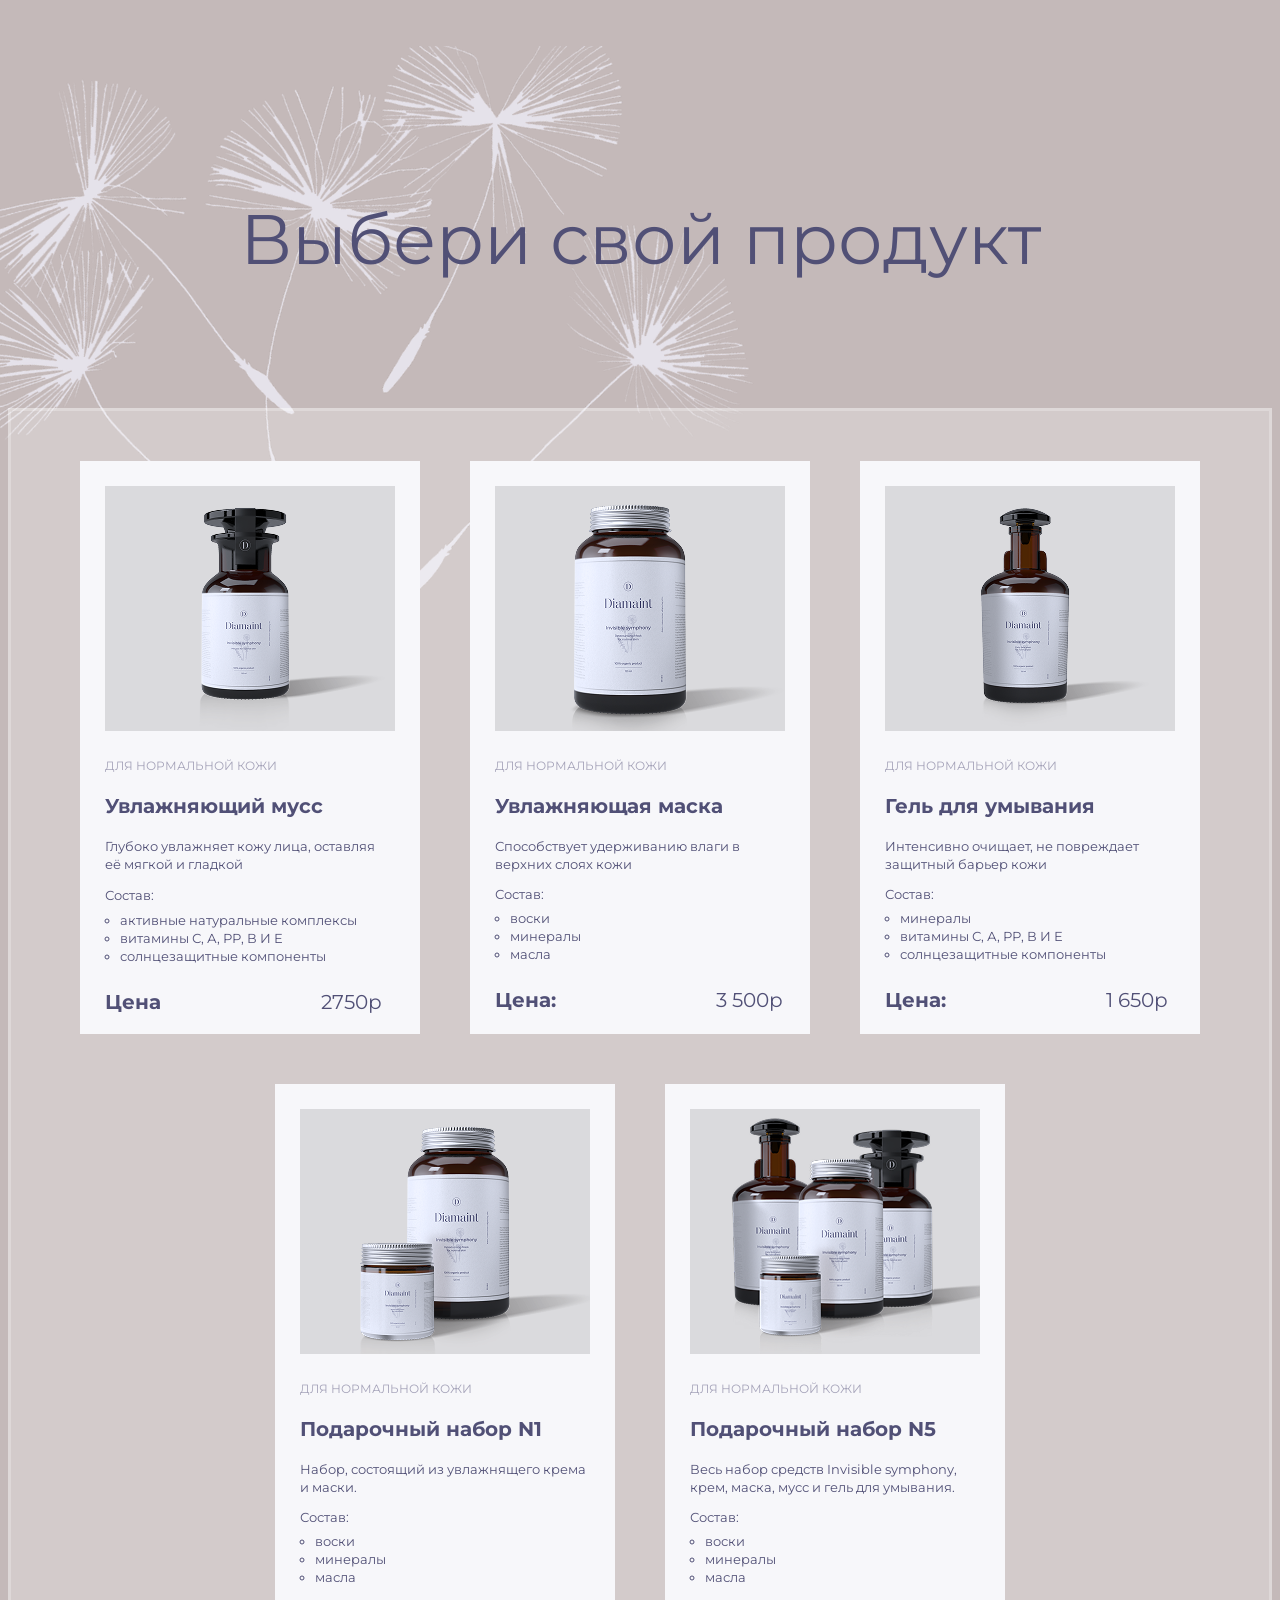
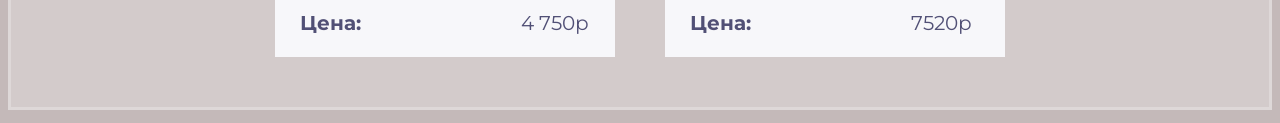
<file: index04.html>
<!DOCTYPE html>
<html lang="ru">
 <head>
  <meta charset="UTF-8">
  <meta name="viewport" content="width=device-width, initial-scale=1.0">
  <title>Верстка всех карточек</title>
  <link rel="preconnect" href="https://fonts.googleapis.com">
  <link rel="preconnect" href="https://fonts.gstatic.com" crossorigin>
  <link href="https://fonts.googleapis.com/css2?family=Montserrat:ital,wght@0,100..900;1,100..900&display=swap" rel="stylesheet">
  <link rel="stylesheet" href="style04.css">
 </head>
  <body class="body-style">
    <h1 class="title">Выбери свой продукт</h1>
    <ul class="ul-style">
        <li class="li-style"> 
           <img  src="images/photo 1.png". alt="Увлажняющий мусс" class="product-photo"> 
           <span class="product-tag">для нормальной кожи</span>
           <h2 class="product-name">Увлажняющий мусс</h2>
           <p class="description">Глубоко увлажняет кожу лица, оставляя её мягкой и гладкой</p>
           <span class="mini-title">Состав:</span>
            <ul class="product-compound"> 
                <li>активные натуральные комплексы</li>
                <li>витамины С, А, РР, В И Е</li>
                <li>солнцезащитные компоненты</li>   
            </ul>
            <div class="product-price">
                <b>Цена</b>
                <span>2750р</span>
            </div>
        </li> 
     
        <li class="li-style">
            <img   src="images/photo 2.png" alt="Увлажняющая маска" class="product-photo">
            <span class="product-tag">для нормальной кожи</span>
            <h2 class=product-name>Увлажняющая маска</h2>
            <p class="description">Способствует удерживанию влаги в верхних слоях кожи</p>
            <span class="product-mini-title">Состав:</span>
            <ul class="product-compound">
                <li>воски</li>
                <li>минералы</li>
                <li>масла</li>
            </ul>
            <div class="product-price">
                 <b>Цена:</b>
                 <span>3 500р</span>
            </div>
        </li>
     
        <li class="li-style">
            <img src="images/photo 3.png" alt="Гель для умывания" class="product-photo">
            <span class="product-tag">для нормальной кожи</span>
            <h2 class="product-name">Гель для умывания</h2>
            <p class="description">Интенсивно очищает, не повреждает защитный барьер кожи</p>
            <span class="product-mini-title">Состав:</span>
            <ul class="product-compound">
                <li>минералы</li>
                <li>витамины С, А, РР, В И Е</li>
                <li>солнцезащитные компоненты</li>
            </ul>
            <div class="product-price">
                <b>Цена:</b>
                <span>1 650р</span>
            </div>
        </li>
     
        <li class="li-style">
            <img src="images/photo 4.png" alt="Подарочный набор N1" class="product-photo">
            <span class="product-tag">для нормальной кожи</span>
            <h2 class="product-name">Подарочный набор N1</h2>
            <p class="description">Набор, состоящий из увлажнящего крема и маски.</p>
            <span class="product-mini-title">Состав:</span>
            <ul class="product-compound">
                <li>воски</li>
                <li>минералы</li>
                <li>масла</li>
            </ul>
            <div class="product-price">
                <b>Цена:</b>
                <span>4 750р</span>
            </div>
        </li>
    
        <li class="li-style">
            <img src="images/photo 5.png" alt="Подарочный набор N5" class="product-photo">
            <span class="product-tag">для нормальной кожи</span>
            <h2 class="product-name">Подарочный набор N5</h2>
            <p class="description">Весь набор средств Invisible symphony, крем, маска, мусс и гель для умывания.</p>
            <span class="product-mini-title">Состав:</span>
            <ul class="product-compound">
                <li>воски</li>
                <li>минералы</li>
                <li>масла</li>
            </ul>
            <div  class="product-price">
                <b>Цена:</b>
                <span>7520р</span>
            </div>
        </li>
    </ul>
</body>
</html>
</file>
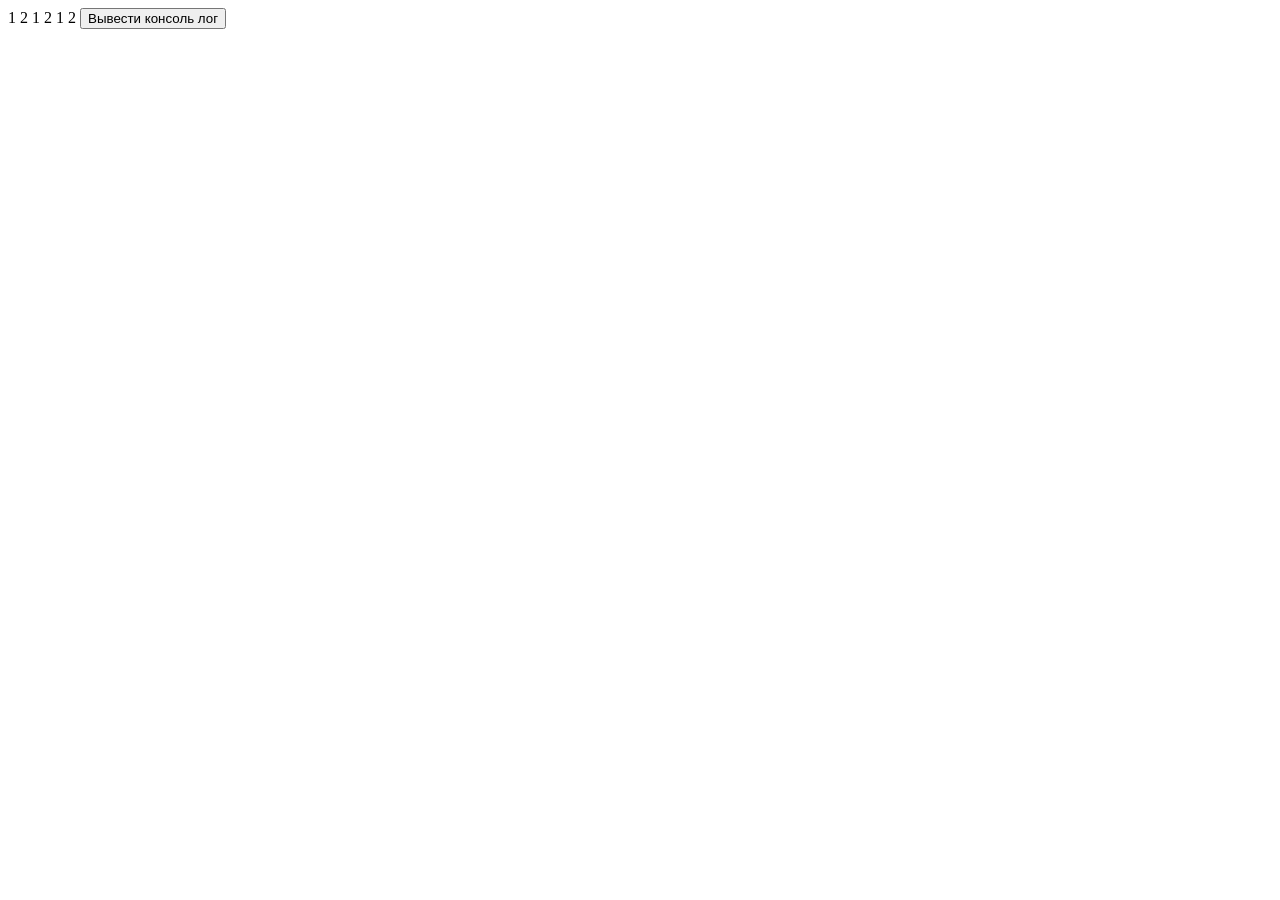
<file: index08.html>
<!DOCTYPE html>
<html lang="ru">
<head>
    <meta charset="UTF-8">
    <meta name="viewport" content="width=device-width, initial-scale=1.0">
    <title>Homework-08</title> 
</head>
<body>
  <span>1</span>
  <span>2</span>
  <span>1</span>
  <span>2</span>
  <span>1</span>
  <span>2</span>
  <button id="test">Вывести консоль лог</button>
  <script src="homework-08.js"></script>
</body>
</html>
</file>
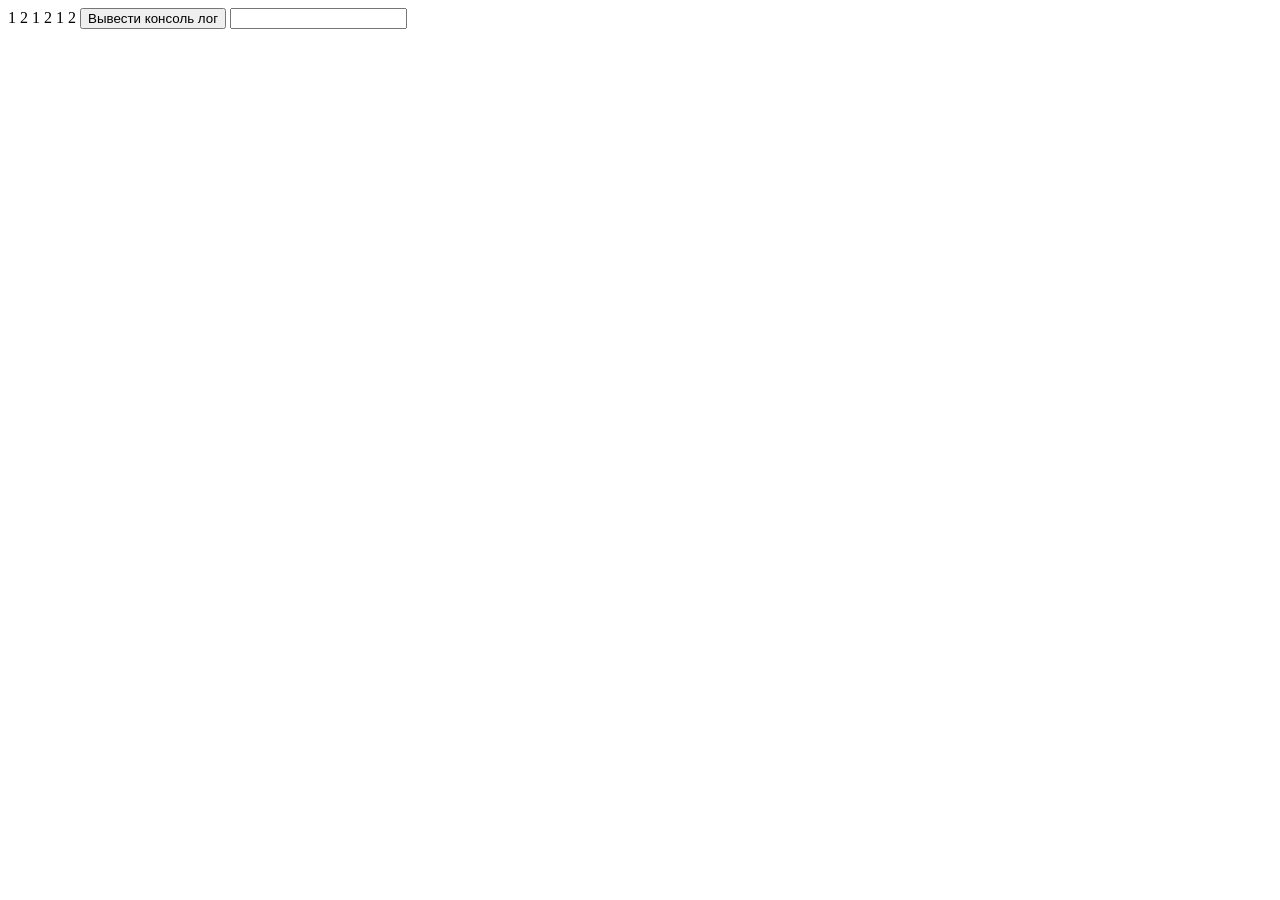
<file: index09.html>
<!DOCTYPE html>
<html lang="ru">
<head>
    <meta charset="UTF-8">
    <meta name="viewport" content="width=device-width, initial-scale=1.0">
    <title>Homework-09</title> 
</head>
<body>
  <span>1</span>
  <span>2</span>
  <span>1</span>
  <span>2</span>
  <span>1</span>
  <span>2</span>
  <button id="test">Вывести консоль лог</button>
  <input>
  <script type="module" src="homework-09.js"></script>  
</body>
</html>
</file>
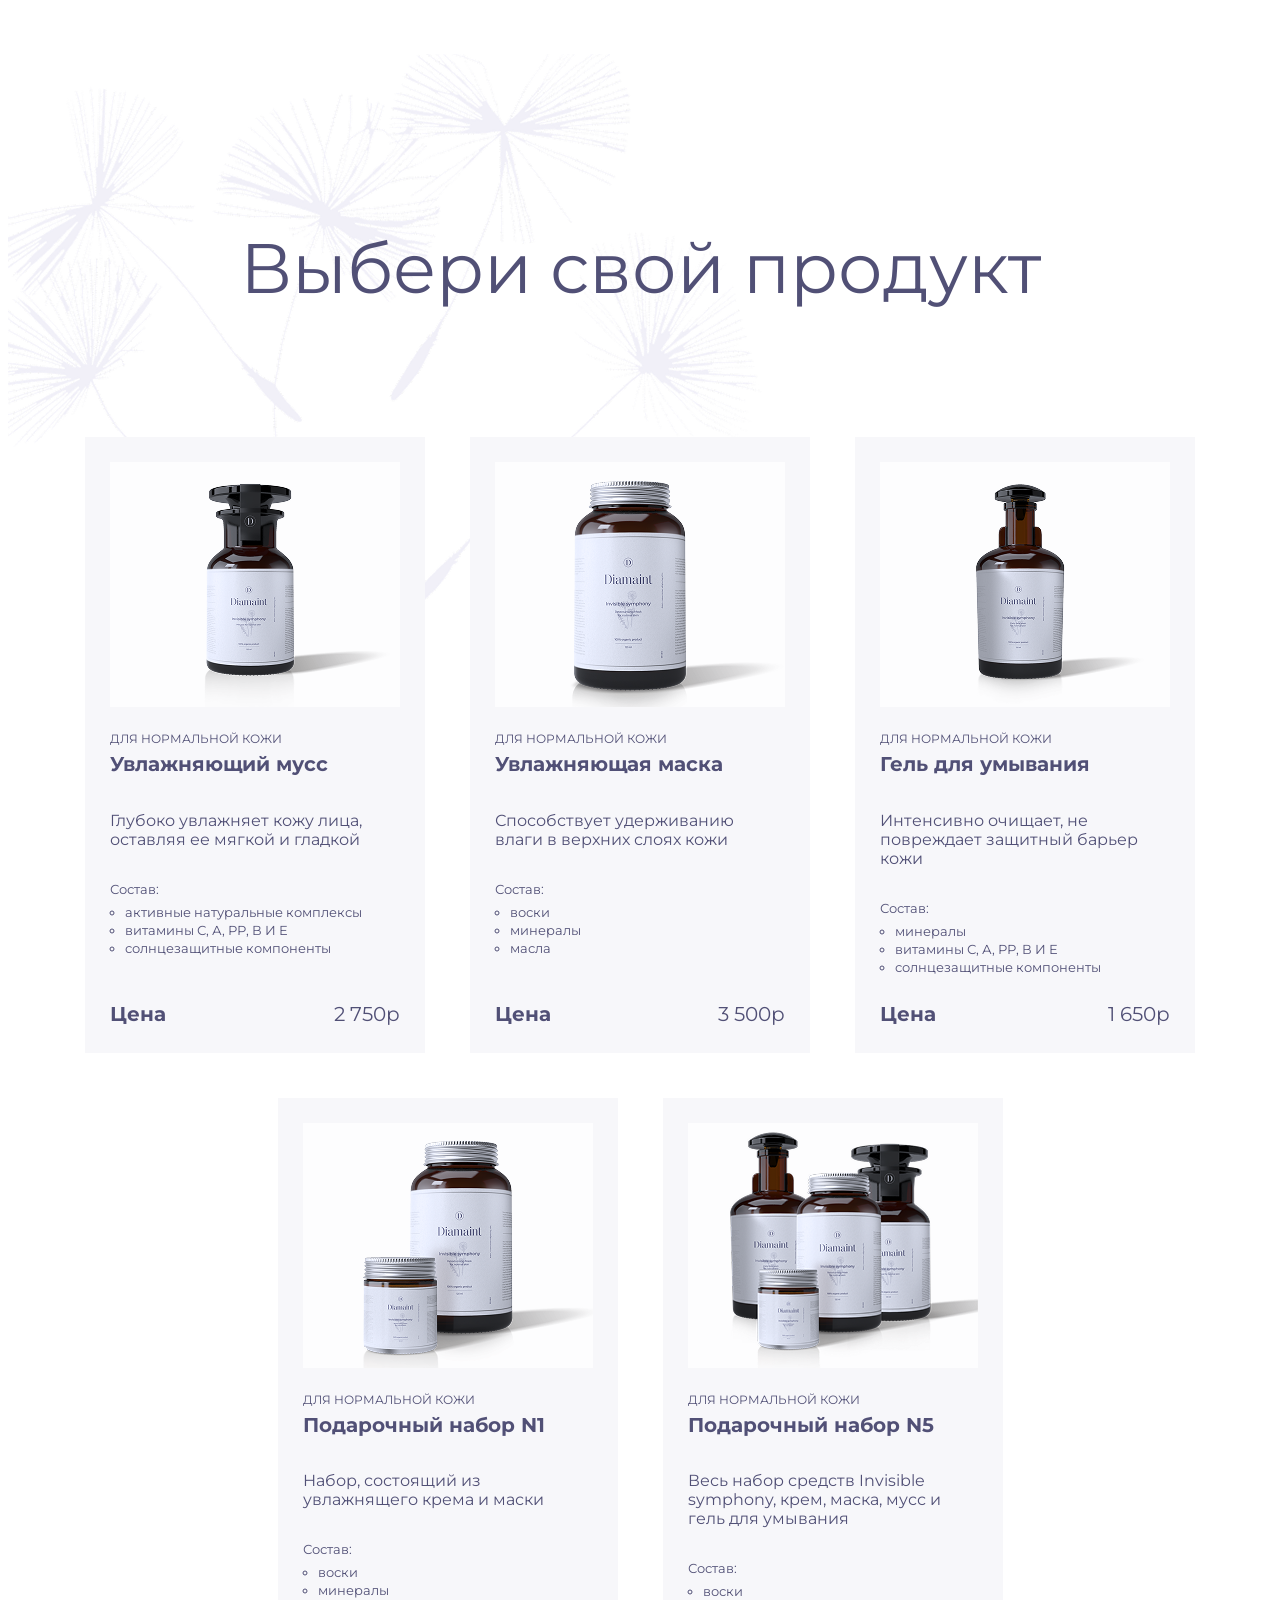
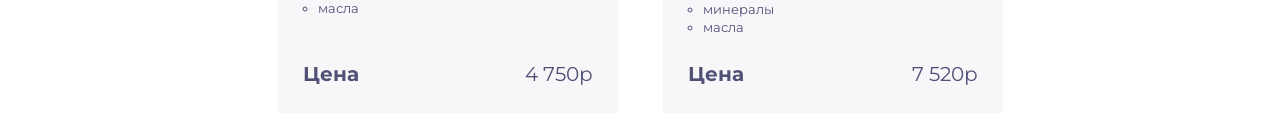
<file: index10.html>
<!DOCTYPE html>
<html lang="ru">
<head>
  <meta charset="UTF-8">
  <meta name="viewport" content="width=device-width, initial-scale=1.0">
  <title>Homework-10</title>
  <link rel="preconnect" href="https://fonts.googleapis.com">
  <link rel="preconnect" href="https://fonts.gstatic.com" crossorigin>
  <link href="https://fonts.googleapis.com/css2?family=Montserrat:ital,wght@0,100..900;1,100..900&display=swap" rel="stylesheet">
  <link rel="stylesheet" href="style10.css"> 
  <link rel="stylesheet" href="style/container.css">
  <link rel="stylesheet" href="style/clear-list.css">
  <link rel="stylesheet" href="style/main-title.css">
  <link rel="stylesheet" href="style/catalog.css">
  <link rel="stylesheet" href="style/product-card.css">
  <link rel="stylesheet" href="style/compound.css">
  <link rel="stylesheet" href="style/price.css">
</head>
<body>
    <main class="catalog">
        <div class="catalog__container container">
            <h1 class="catalog__title main-title">Выбери свой продукт</h1>
            <ul class="catalog__products-list clear-list"></ul>
        </div>
    </main>


    <template id="product-card-template">
      <li class="catalog__item product-card">
        <img src="" alt=""class="product-card__image">
        <span class="product-card__category"></span>
        <h2 class="product-card__name"></h2>
        <p class="product-card__description"></p>
        <div class="product-card__compound compound">
            <span class="compound__name">Состав:</span>
            <ul class="compound__list"></ul>
        </div>
        <div class="product-card__price price">
            <b class="ptice__text">Цена</b>
            <span class="price__value"></span>
        </div>
      </li>
    </template>

    <script type="module" src="homework-10.js"></script>
</body>
</html>
</file>
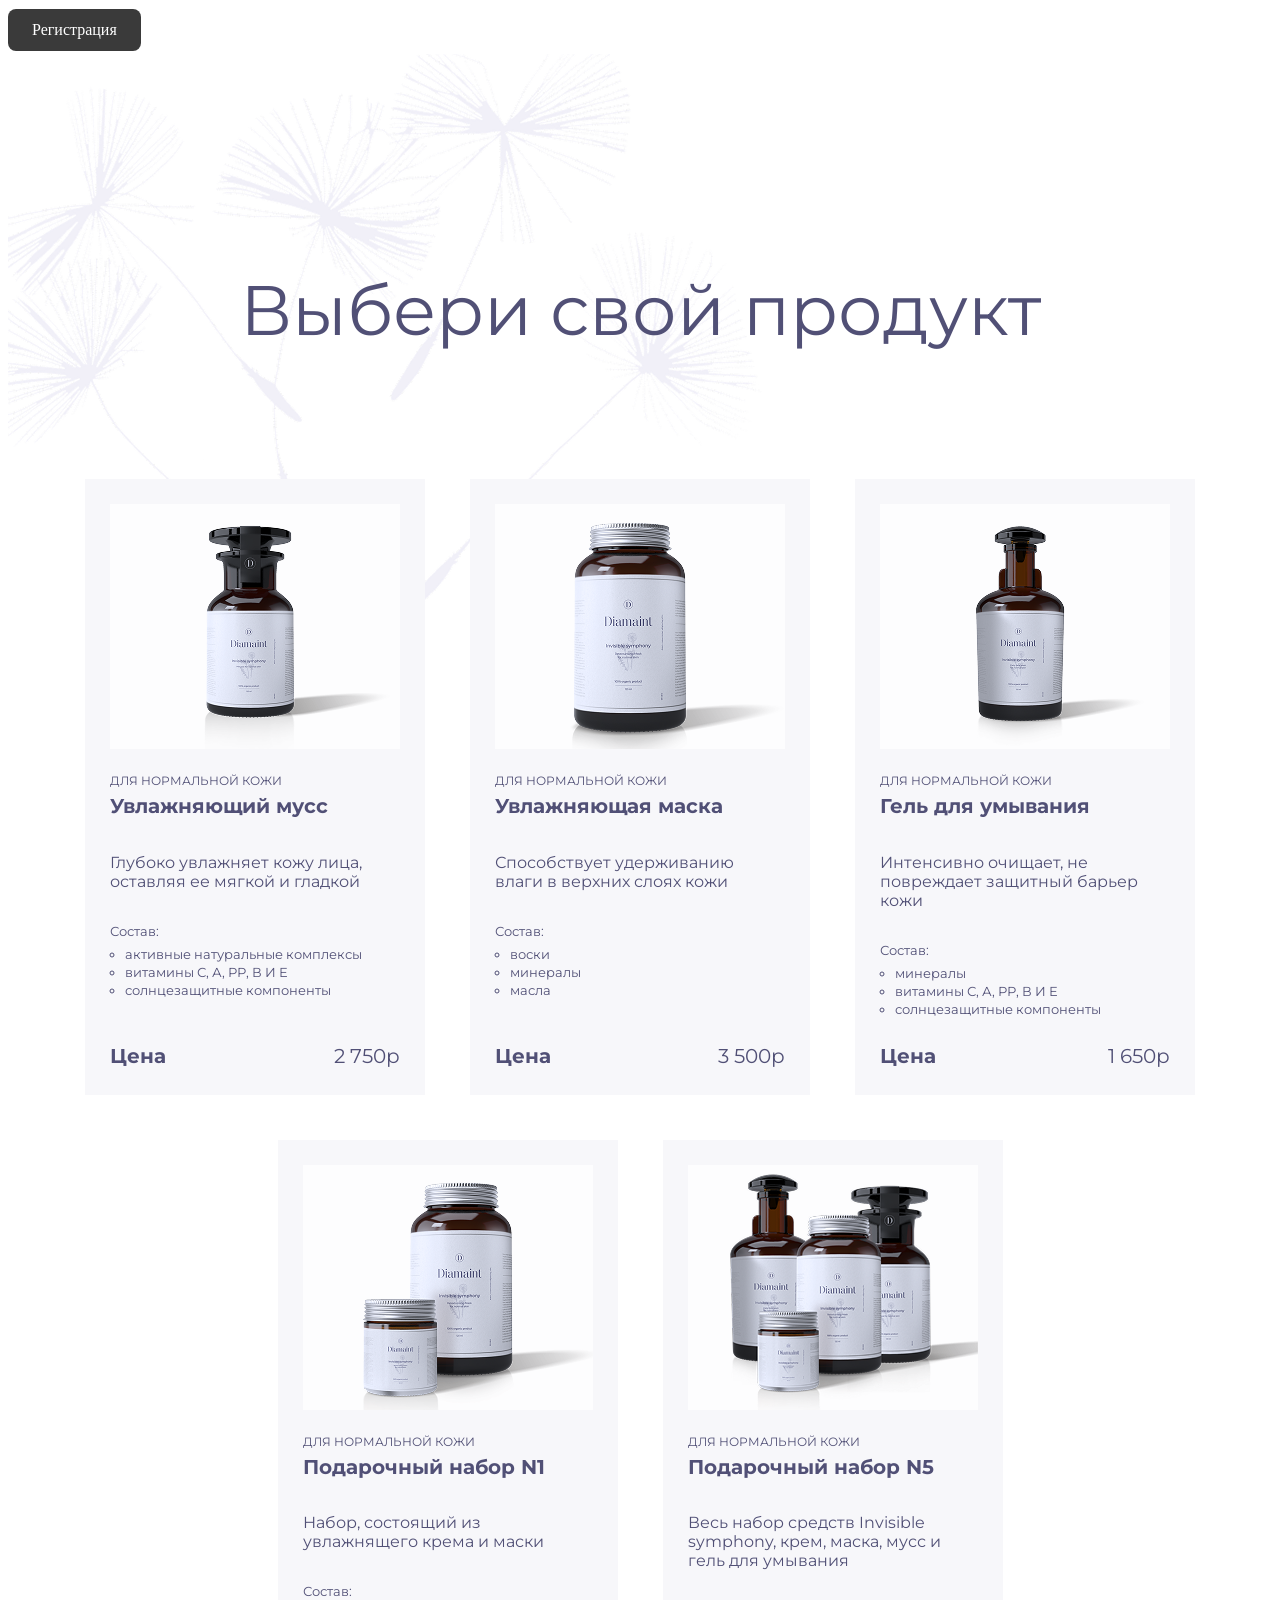
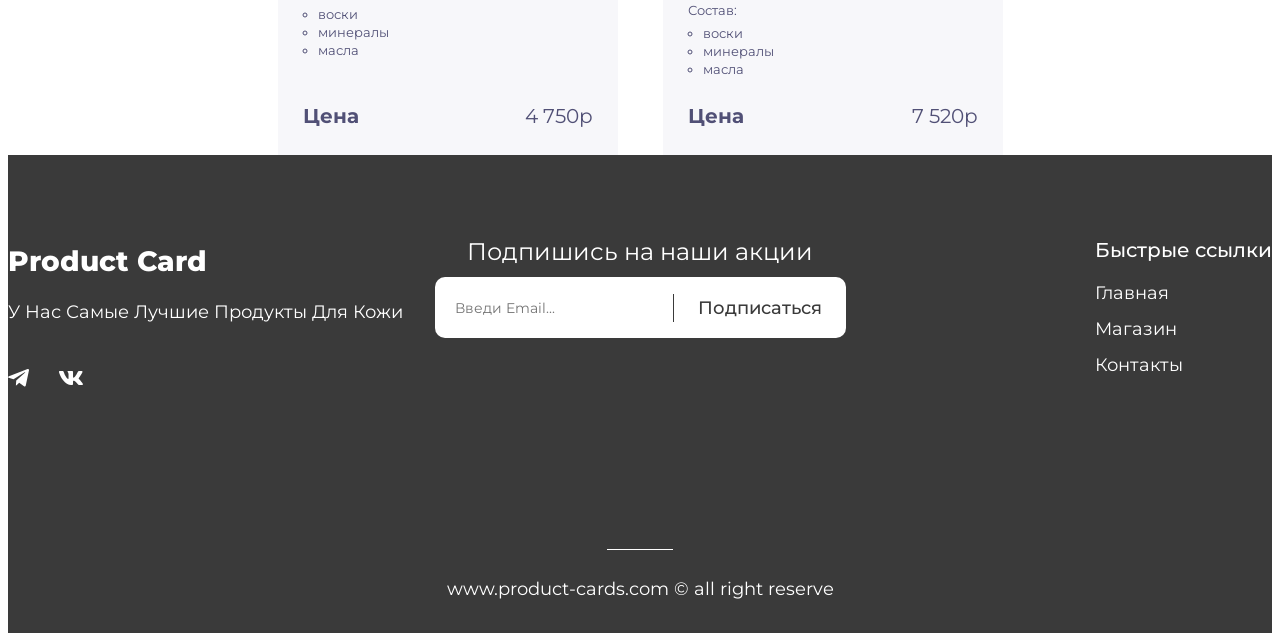
<file: index11.html>
<!DOCTYPE html>
<html lang="ru">
<head>
  <meta charset="UTF-8">
  <meta name="viewport" content="width=device-width, initial-scale=1.0">
  <title>Homework-11</title>
  <link rel="preconnect" href="https://fonts.googleapis.com">
  <link rel="preconnect" href="https://fonts.gstatic.com" crossorigin>
  <link href="https://fonts.googleapis.com/css2?family=Montserrat:ital,wght@0,100..900;1,100..900&display=swap" rel="stylesheet"> 
  <link rel="stylesheet" href="style/container.css">
  <link rel="stylesheet" href="style/clear-list.css">
  <link rel="stylesheet" href="style/main-title.css">
  <link rel="stylesheet" href="style/catalog.css">
  <link rel="stylesheet" href="style/product-card.css">
  <link rel="stylesheet" href="style/compound.css">
  <link rel="stylesheet" href="style/price.css">
  <link rel="stylesheet" href="style11.css">

  
</head>
<body>
    <main class="catalog">
        <div class="catalog__container container">
          <button class="register-open-btn" type="button">Регистрация</button>
            <h1 class="catalog__title main-title">Выбери свой продукт</h1>
            <ul class="catalog__products-list clear-list"></ul>
        </div>
    </main>

     <template id="product-card-template">
      <li class="catalog__item product-card">
        <img src="" alt="" class="product-card__image">
        <span class="product-card__category"></span>
        <h2 class="product-card__name"></h2>
        <p class="product-card__description"></p>
        <div class="product-card__compound compound">
            <span class="compound__name">Состав:</span>
            <ul class="compound__list"></ul>
        </div>
        <div class="product-card__price price">
            <b class="price__text">Цена</b>
            <span class="price__value"></span>
        </div>
      </li>
    </template>

    

  <footer class="footer">
    <div class="footer__container container">
      <div class="footer__top">
        <!-- Левая колонка -->
         <div class="footer__info">
           <a class="footer__logo" href="#">Product Card</a>
           <p class="footer__description">У Нас Самые Лучшие Продукты Для Кожи</p>
           <ul class="footer__socials socials clear-list">
             <li class="social__item">
               <a class="socials__link" href="#" aria-label="Telegram">
                 <img class="socials__icon socials__icon--telegram" src="images/telegram.svg" alt="">  
               </a>
             </li>
             <li class="socials__item">
               <a class="socials__link" href="#" aria-label="ВКонтакте">
                 <img class="socials__icon socials__icon--vk" src="images/vk.svg" alt="">
               </a>
             </li>
           </ul>
         </div>
       
      <!-- Центральная колонка -->
      <div class="footer__subscribe">
         <p class="footer__subscribe-title">Подпишись на наши акции</p>
         <form class="footer__form subscribe-form" action="#">
           <input class="subscribe-form__input" type="email" placeholder="Введи Email..." required>
           <button class="subscribe-form__button" type="submit">Подписаться</button>   
         </form>
      </div>


      <!-- Правая колонка-->
      <div class="footer__nav">
          <h3 class="footer__title">Быстрые ссылки</h3>
          <ul class="footer__menu clear-list">
            <li class="footer__menu-item">
              <a class="footer__menu-link" href="#">Главная</a>
            </li>
            <li class="footer__menu-item">
              <a class="footer__menu-link" href="#">Магазин</a>
            </li>
            <li class="footer__menu-item">
              <a class="footer__menu-link" href="#">Контакты</a>
            </li>
          </ul>
      </div>
    </div>
    

      <!-- Нижняя часть с линией и копирайтом -->
      <div class="footer__bottom">
        <p class="footer__copyright">www.product-cards.com &copy; all right reserve</p>   
      </div>    
    </div>
  </footer>
  <div class="overlay">
  <div class="modal" role="dialog" aria-modal="true" aria-labelledby="modal-title">
    <button class="modal__close" type="button" aria-label="Закрыть окно">&times;</button>
    <h2 class="modal__title" id="modal-title">Регистрация</h2>

    <form class="register-form" novalidate>
      <div class="register-form__field">
        <label class="register-form__label" for="reg-name">Имя</label>
        <input class="register-form__input" id="reg-name" name="name" type="text" placeholder="Введите имя" required>
      </div>

      <div class="register-form__field">
        <label class="register-form__label" for="reg-surname">Фамилия</label>
        <input class="register-form__input" id="reg-surname" name="surname" type="text" placeholder="Введите фамилию" required>
      </div>

      <div class="register-form__field">
        <label class="register-form__label" for="reg-birth">Дата рождения</label>
        <input class="register-form__input" id="reg-birth" name="birthDate" type="date" required>
      </div>

      <div class="register-form__field">
        <label class="register-form__label" for="reg-login">Логин</label>
        <input class="register-form__input" id="reg-login" name="login" type="text" placeholder="Придумайте логин" minlength="3" required>
      </div>

      <div class="register-form__field">
        <label class="register-form__label" for="reg-password">Пароль</label>
        <input class="register-form__input" id="reg-password" name="password" type="password" placeholder="Минимум 6 символов" minlength="6" required>
      </div>

      <div class="register-form__field">
        <label class="register-form__label" for="reg-repeat-password">Повторение пароля</label>
        <input class="register-form__input" id="reg-repeat-password" name="repeatPassword" type="password" placeholder="Повторите пароль" minlength="6" required>
      </div>

      <button class="register-form__submit" type="submit">Зарегистрироваться</button>
    </form>
  </div>
</div>
  <script type="module" src="homework-10.js"></script>
  <script src="homework-11.js"></script>  
</body>
</html>
</file>
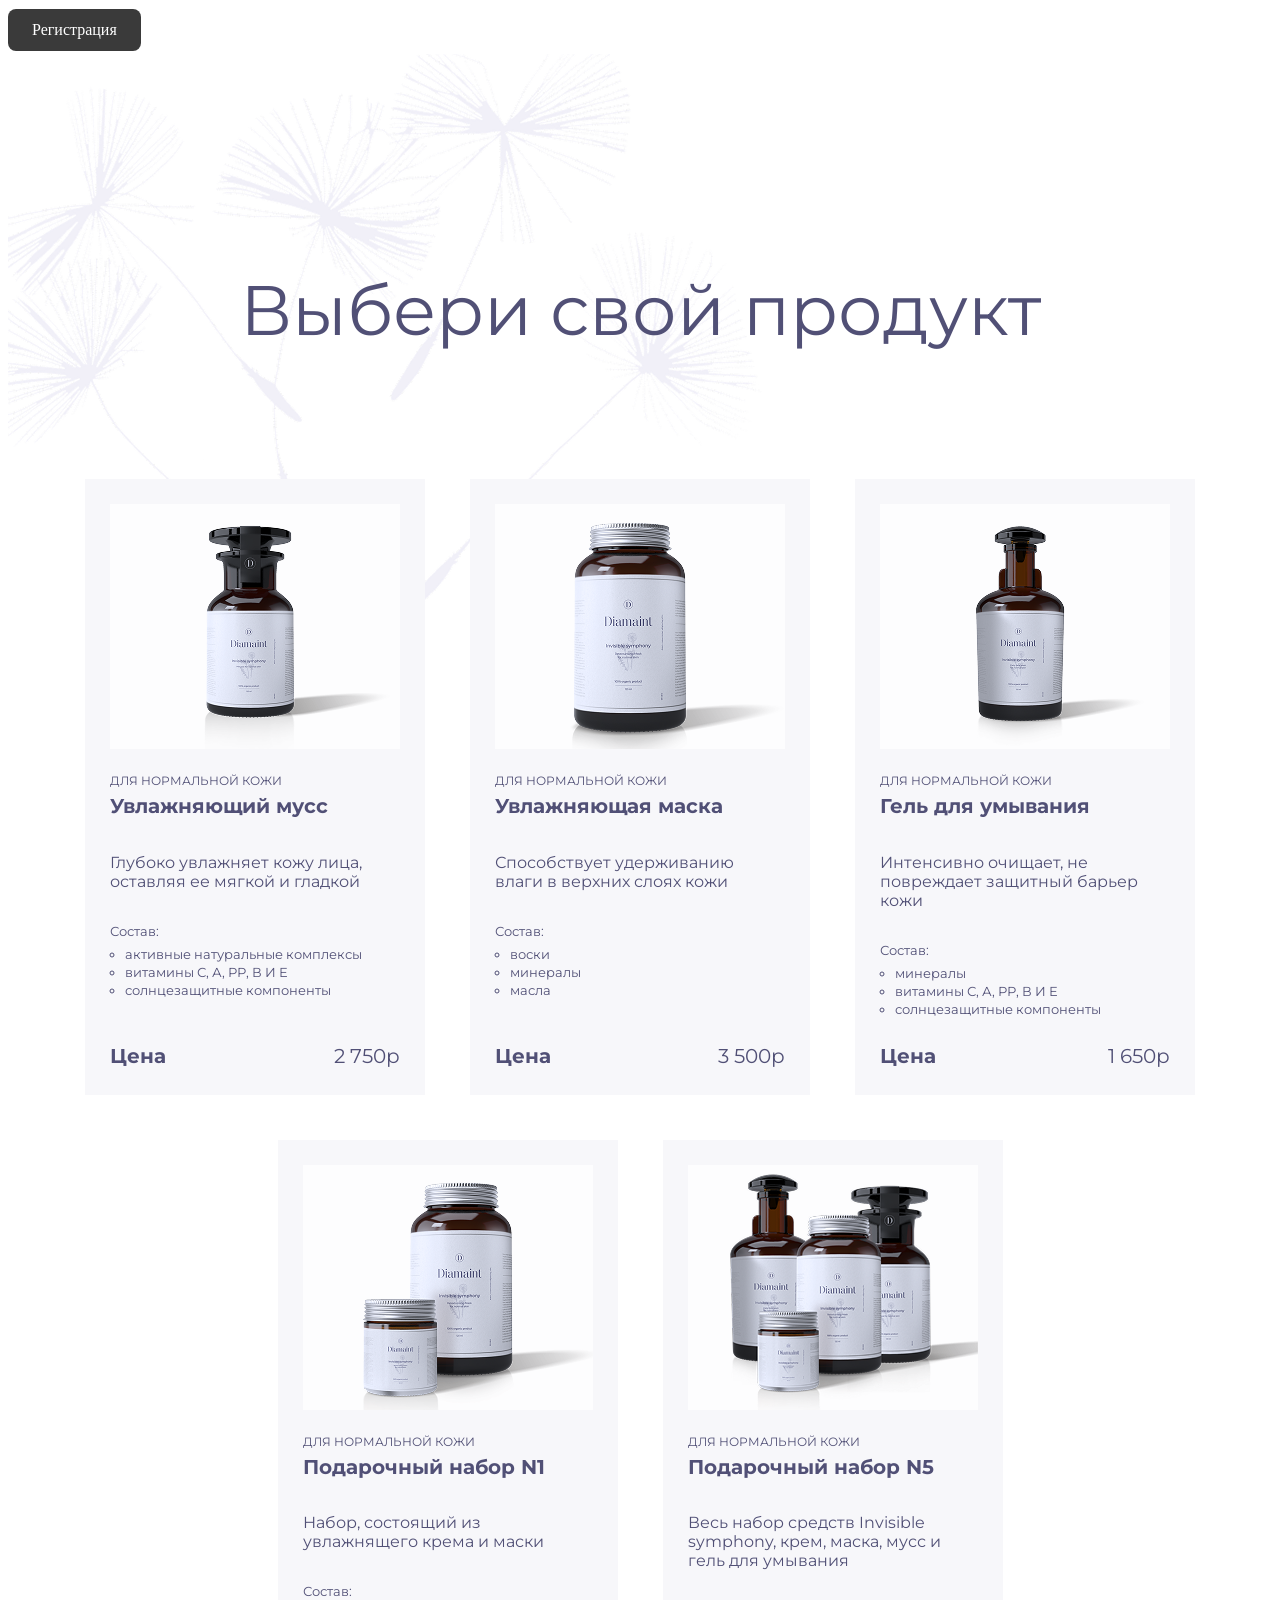
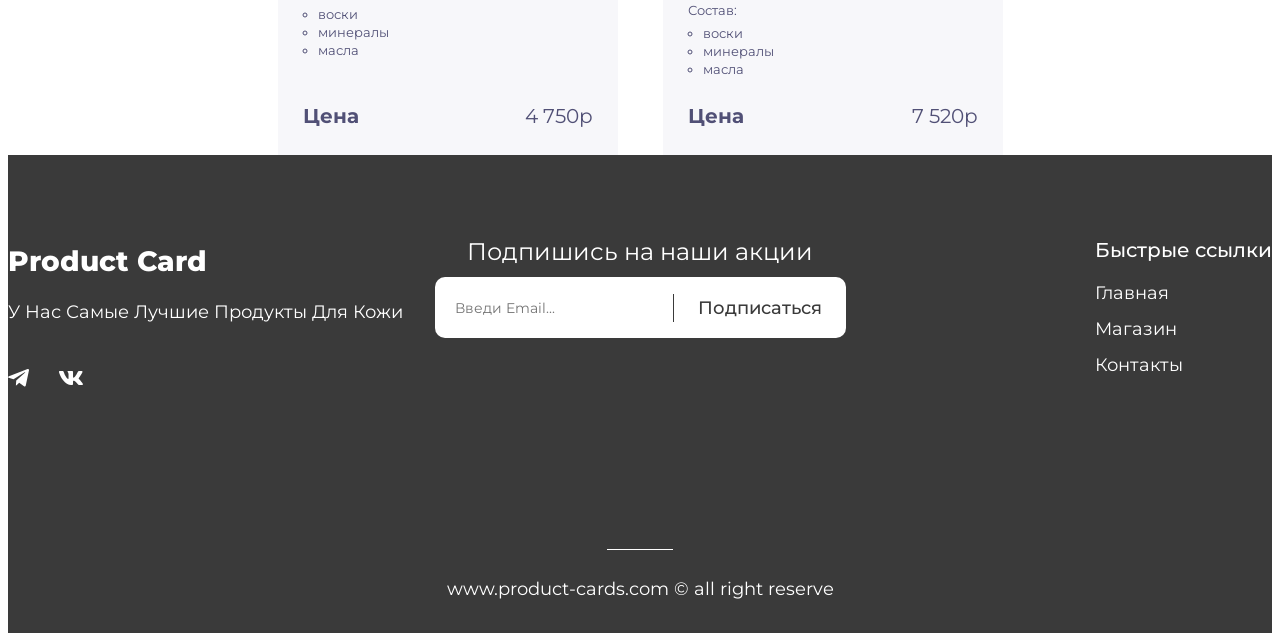
<file: index12.html>
<!DOCTYPE html>
<html lang="ru">
<head>
  <meta charset="UTF-8">
  <meta name="viewport" content="width=device-width, initial-scale=1.0">
  <title>Homework-12</title>
  <link rel="preconnect" href="https://fonts.googleapis.com">
  <link rel="preconnect" href="https://fonts.gstatic.com" crossorigin>
  <link href="https://fonts.googleapis.com/css2?family=Montserrat:ital,wght@0,100..900;1,100..900&display=swap" rel="stylesheet"> 
  <link rel="stylesheet" href="style/container.css">
  <link rel="stylesheet" href="style/clear-list.css">
  <link rel="stylesheet" href="style/main-title.css">
  <link rel="stylesheet" href="style/catalog.css">
  <link rel="stylesheet" href="style/product-card.css">
  <link rel="stylesheet" href="style/compound.css">
  <link rel="stylesheet" href="style/price.css">
  <link rel="stylesheet" href="style11.css">

  
</head>
<body>
    <main class="catalog">
        <div class="catalog__container container">
          <button class="register-open-btn" type="button">Регистрация</button>
            <h1 class="catalog__title main-title">Выбери свой продукт</h1>
            <ul class="catalog__products-list clear-list"></ul>
        </div>
    </main>

     <template id="product-card-template">
      <li class="catalog__item product-card">
        <img src="" alt="" class="product-card__image">
        <span class="product-card__category"></span>
        <h2 class="product-card__name"></h2>
        <p class="product-card__description"></p>
        <div class="product-card__compound compound">
            <span class="compound__name">Состав:</span>
            <ul class="compound__list"></ul>
        </div>
        <div class="product-card__price price">
            <b class="price__text">Цена</b>
            <span class="price__value"></span>
        </div>
      </li>
    </template>

    

  <footer class="footer">
    <div class="footer__container container">
      <div class="footer__top">
        <!-- Левая колонка -->
         <div class="footer__info">
           <a class="footer__logo" href="#">Product Card</a>
           <p class="footer__description">У Нас Самые Лучшие Продукты Для Кожи</p>
           <ul class="footer__socials socials clear-list">
             <li class="social__item">
               <a class="socials__link" href="#" aria-label="Telegram">
                 <img class="socials__icon socials__icon--telegram" src="images/telegram.svg" alt="">  
               </a>
             </li>
             <li class="socials__item">
               <a class="socials__link" href="#" aria-label="ВКонтакте">
                 <img class="socials__icon socials__icon--vk" src="images/vk.svg" alt="">
               </a>
             </li>
           </ul>
         </div>
       
      <!-- Центральная колонка -->
      <div class="footer__subscribe">
         <p class="footer__subscribe-title">Подпишись на наши акции</p>
         <form class="footer__form subscribe-form" id="subscribe-form" action="#">
           <input class="subscribe-form__input" type="email" name="email" placeholder="Введи Email..." required>
           <button class="subscribe-form__button" type="submit">Подписаться</button>   
         </form>
      </div>


      <!-- Правая колонка-->
      <div class="footer__nav">
          <h3 class="footer__title">Быстрые ссылки</h3>
          <ul class="footer__menu clear-list">
            <li class="footer__menu-item">
              <a class="footer__menu-link" href="#">Главная</a>
            </li>
            <li class="footer__menu-item">
              <a class="footer__menu-link" href="#">Магазин</a>
            </li>
            <li class="footer__menu-item">
              <a class="footer__menu-link" href="#">Контакты</a>
            </li>
          </ul>
      </div>
    </div>
    

      <!-- Нижняя часть с линией и копирайтом -->
      <div class="footer__bottom">
        <p class="footer__copyright">www.product-cards.com &copy; all right reserve</p>   
      </div>    
    </div>
  </footer>
  <div class="overlay">
  <div class="modal" id="register-modal" role="dialog" aria-modal="true" aria-labelledby="modal-title">
    <button class="modal__close" type="button" aria-label="Закрыть окно">&times;</button>
    <h2 class="modal__title" id="modal-title">Регистрация</h2>

    <form class="register-form" novalidate>
      <div class="register-form__field">
        <label class="register-form__label" for="reg-name">Имя</label>
        <input class="register-form__input" id="reg-name" name="name" type="text" placeholder="Введите имя" required>
      </div>

      <div class="register-form__field">
        <label class="register-form__label" for="reg-surname">Фамилия</label>
        <input class="register-form__input" id="reg-surname" name="surname" type="text" placeholder="Введите фамилию" required>
      </div>

      <div class="register-form__field">
        <label class="register-form__label" for="reg-birth">Дата рождения</label>
        <input class="register-form__input" id="reg-birth" name="birthDate" type="date" required>
      </div>

      <div class="register-form__field">
        <label class="register-form__label" for="reg-login">Логин</label>
        <input class="register-form__input" id="reg-login" name="login" type="text" placeholder="Придумайте логин" minlength="3" required>
      </div>

      <div class="register-form__field">
        <label class="register-form__label" for="reg-password">Пароль</label>
        <input class="register-form__input" id="reg-password" name="password" type="password" placeholder="Минимум 6 символов" minlength="6" required>
      </div>

      <div class="register-form__field">
        <label class="register-form__label" for="reg-repeat-password">Повторение пароля</label>
        <input class="register-form__input" id="reg-repeat-password" name="repeatPassword" type="password" placeholder="Повторите пароль" minlength="6" required>
      </div>

      <button class="register-form__submit" type="submit">Зарегистрироваться</button>
    </form>
  </div>
</div>
  <script type="module" src="main.js"></script>
</body>
</html>
</file>
<file: style04.css>
* ,
* ::after,
* ::before {
    box-sizing: border-box;
}
body {
    display: block;
    font-family: "Montserrat", sans-serif;
    font-size: 13px;
    background-image: url(images/bg\ 1.png);
    background-repeat: no-repeat;
    color: #515076;
    background-color: #c4b9b9;
}

ul {
    list-style-type: none;
}

.title {
    font-size: 70px;
    font-weight: 400;
    line-height: 78px;
    text-align: center;
    margin-top: 200px;
}

.product-photo {
    width: 290px;
    height: 245px;
    background-color: #86868f;
}
.product-tag {
    text-transform: uppercase;
    display: block;
    color: #a5a3b9;
    font-size: 12px;
    line-height: 24px;
    font-weight: 400;
    margin-left: 0px;
    margin-top: 20px;
}
.product-name {
    font-size: 20px;
    font-weight: 700;
    line-height: 27px;
    margin-left: 0px;
    margin-top: 15px;
}
.description {
    font-size: 13px;
    font-weight: 400;
    line-height: 18px;
    margin-left: 0px;
    width: 287px;
}
.mini-title {
    font-size: 13px;
    font-weight: 400;
    line-height: 18px;
    margin-left: 0px;
    list-style-type: list;
}
.product-compound {
    font-size: 13px;
    font-weight: 400;
    line-height: 18px;
    margin-left: 15px;
    margin-top: 7px;
    list-style: circle;
    padding: 0px;
}
.product-price {
    font-size: 20px;
    margin-top: 25px;
    line-height: 24px;
    width: 290px;
    padding: 0px;
}
.product-price span {
    margin-left: 155px;
}
.li-style {
    display: block;
    padding: 25px;
    margin: 25px;
    width: 340px;
    height: 573px;
    background-color: #f7f7fa;
}
.ul-style {
    display: block;
    border: medium solid #ffffff41;  
    background-color: #ffffff41;
    margin-top: 130px;
    display: flex;
    flex-wrap: wrap;
    justify-content: center;
    padding: 25px; 
    width: 1110p;
}
</file>
<file: style10.css>
* ,
* ::before,
* ::after {
    box-sizing: border-box;
}
.body {
    font-family: "Montserrat", sans-serif;
    font-size: 13px;
    line-height: 18px;
    color: #515076;
    background-color: #ffffff;
}
</file>
<file: style/container.css>
.container {
  max-width: 1370px;
  margin: 0 auto;
  background-color: #ffffff;
}
</file>
<file: style/clear-list.css>
.clear-list {
    list-style: none;
    margin: 0;
    padding: 0;   
}
</file>
<file: style/main-title.css>
.main-title {
    font-family: "Montserrat", sans-serif;
    font-size: 70px;
    font-weight: 400;
    line-height: 78px;
    text-align: center;
    color: #515076;
    margin: 0 ;
}
</file>
<file: style/catalog.css>
.catalog__container {
    background-image: url("/images/bg-flowers.png");
    background-position: left top;
    background-repeat: no-repeat;
    background-size: 790px;
    color: #515076;
    padding-top: 1px;
}

.catalog__title {
    margin-top: 220px;
    margin-bottom: 130px; 
}

.catalog__products-list {
    display: flex;
    flex-wrap: wrap;
    justify-content: center;
    gap: 45px;
    max-width: 1310px;
    margin: 0 auto;
    position: relative;  
}
</file>
<file: style/product-card.css>
.product-card {
    display: flex;
    flex-direction: column;
    padding: 25px;
    width: 340px;
    min-height: 573px;
    background-color: #f7f7fa;
    font-family: "Montserrat", sans-serif;
    box-sizing: border-box;
}

.product-card--big {
    width: 600px;
}

.product-card__image {
    display: block;
    width: 290px;
    height: 245px;
    margin-left: auto;
    margin-right: auto;
    object-fit: contain;
}

.product-card__category {
    text-transform: uppercase;
    display: block;
    color: a5a3b9;
    font-size: 12px;
    line-height: 24px;
    font-weight: 400;
    margin-top: 20px;
}

.product-card__name {
    font-size: 20px;
    font-weight: 700;
    line-height: 27px;
    margin-top: 0;
    width: 287px;
}

.product-card__compound {
    margin-top: 15px;
}

.product-card__price {
    display: flex;
    justify-content: space-between;
    align-items: center;
    font-size: 20px;
    line-height: 27px;
    margin-top: auto;
    padding-top: 25px;
}
</file>
<file: style/compound.css>
.compound {
    font-size: 13px;
    font-weight: 400;
    line-height: 18px;
}

.compound__name {
    display: block;
}

.compound__list {
    list-style-type: circle;
    margin: 5px 0 0 15px;
    padding-left: 0px;
}

.compound__item {
    margin-left: 0;
}
</file>
<file: style/price.css>
.price__text {
  font-weight: 700;
}

.price__value {
  font-weight: 400;
}
</file>
<file: style11.css>
.footer {
  padding-top: 85px;
  padding-bottom: 35px;
  background-color: #3A3A3A;
  color: #FFFFFF;
  font-family: "Montserrat";
}

.footer__container {
  background-color: transparent;
}

.footer__top {
  display: grid;
  grid-template-columns: 1fr auto 1fr;
  align-items: flex-start;
  gap: 30px;
}

.footer__nav {
  justify-self: end; /*Прижимаем правую колонку к правому краю */
}
.footer__logo {
  display: inline-block;
  margin-bottom: 16px;
  font-weight: 800;
  font-size: 28px;
  line-height: 1.54;
  text-transform: capitalize;
  color: #FFFFFF;
  text-decoration: none;
  transition: opacity 0.2s ease; /* ссылка реагирует на курсор */
}

.footer__logo:hover {
  opacity: 0.7;
}

.footer__description {
  max-width: 409px;
  margin-top: 0;
  margin-bottom: 42px;
  font-size: 18px;
  line-height: 1.54;
  text-transform: capitalize;
  color: #FFFFFF;
}

.footer__socials {
  display: flex;
  align-items: center;
  gap: 30px;
}

.socials__link {
  display: flex;
  align-items: center;
  justify-content: center;
  transition: opacity 0.2s ease;
}

.socials__link:hover {
  opacity: 0.7;
}

.socials__icon {
  filter: brightness(0) invert(1); /* Делаем темные SVG-иконки белыми */
}

.socials__icon--telegram {
  width: 21px;
  height: 18px;
}

.socials__icon--vk {
  width: 24px;
  height: 14px;
}

.footer__subscribe-title {
  margin-top: 0;
  margin-bottom: 13px;
  font-size: 24px;
  line-height: 1;
  text-align: center;
}

.subscribe-form {
  display: flex;
  align-items: center;
  max-width: 477px;
  width: 100%;
  height: 61px;
  background-color: #FFFFFF;
  border-radius: 10px;
  overflow: hidden;
}

.subscribe-form__input {
  flex-grow: 1;
  height: 100%;
  padding: 0 20px;
  border: none;
  outline: none;
  font-family: inherit;
  font-size: 14px;
  color: #3A3A3A;
  background-color: transparent;
}

.subscribe-form__input::placeholder {
  color: #3A3A3A;
  opacity: 0.7;
}

.subscribe-form__button {
  height: 28px;
  padding: 0 24px;
  border: none;
  border-left: 1px solid #3A3A3A;
  background-color: transparent;
  font-family: inherit;
  font-weight: 500;
  font-size: 18px;
  color: #3A3A3A;
  cursor: pointer;
  transition: opacity 0.2s ease;
}

.subscribe-form__button:hover {
  opacity: 0.7;
}

.subscribe-form:focus-within {
  box-shadow: 0 0 0 2px #8ab4f8; /* Подсветка при фокусе для доступности */
}

.footer__title {
  margin-top: 0;
  margin-bottom: 24px;
  font-weight: 500;
  font-size: 20px;
  line-height: 1;
}

.footer__menu {
  display: flex;
  flex-direction: column;
  gap: 17px;
}

.footer__menu-link {
  font-size: 18px;
  line-height: 1;
  color: #FFFFFF;
  text-decoration: none;
  transition: opacity 0.2s ease;
}

.footer__menu-link:hover {
  opacity: 0.7;
}

.footer__bottom {
  margin-top: 162px;
  text-align: center;
}

.footer__bottom::before {
  content: "";
  display: block;
  width: 66px;
  height: 1px;
  margin: 0 auto 30px;
  background-color: #FFFFFF;
}

.footer__copyright {
  margin: 0;
  font-size: 18px;
  line-height: 1;
}

/* Кнопка открытия модалки */
.register-open-btn {
  padding: 12px 24px;
  font-family: inherit;
  font-size: 16px;
  font-weight: 500;
  color: #FFFFFF;
  background-color: #3A3A3A;
  border: none;
  border-radius: 8px;
  cursor: pointer;
  transition: opacity 0.2s ease;
}

.register-open-btn:hover {
  opacity: 0.85;
}

/* Затемнённый фон (оверлей) */
.overlay {
  position: fixed;
  inset: 0;
  z-index: 1000;
  display: none;
  align-items: center;
  justify-content: center;
  padding: 20px;
  background-color: rgba(0, 0, 0, 0.6);
}

.overlay--active {
  display: flex;
}

/* Модальное окно */
.modal {
  position: relative;
  display: none;
  width: 100%;
  max-width: 440px;
  max-height: 90vh;
  overflow-y: auto;
  padding: 32px;
  background-color: #FFFFFF;
  color: #3A3A3A;
  border-radius: 12px;
  box-shadow: 0 10px 30px rgba(0, 0, 0, 0.3);
}

/* Класс показа модального окна по условию задания */
.modal-showed {
  display: block;
}

.modal__close {
  position: absolute;
  top: 14px;
  right: 16px;
  padding: 4px 8px;
  font-size: 28px;
  line-height: 1;
  color: #3A3A3A;
  background: transparent;
  border: none;
  cursor: pointer;
  transition: opacity 0.2s ease;
}

.modal__close:hover {
  opacity: 0.6;
}

.modal__title {
  margin-top: 0;
  margin-bottom: 20px;
  font-size: 24px;
  font-weight: 700;
  text-align: center;
}

/* Форма регистрации */
.register-form {
  display: flex;
  flex-direction: column;
  gap: 14px;
}

.register-form__field {
  display: flex;
  flex-direction: column;
  gap: 6px;
}

.register-form__label {
  font-size: 14px;
  font-weight: 500;
}

.register-form__input {
  height: 42px;
  padding: 0 14px;
  font-family: inherit;
  font-size: 14px;
  color: #3A3A3A;
  border: 1px solid #CCCCCC;
  border-radius: 8px;
  outline: none;
  transition: border-color 0.2s ease;
}

.register-form__input:focus {
  border-color: #3A3A3A;
}

.register-form__submit {
  height: 46px;
  margin-top: 8px;
  font-family: inherit;
  font-size: 16px;
  font-weight: 600;
  color: #FFFFFF;
  background-color: #3A3A3A;
  border: none;
  border-radius: 8px;
  cursor: pointer;
  transition: opacity 0.2s ease;
}

.register-form__submit:hover {
  opacity: 0.85;
}
</file>
